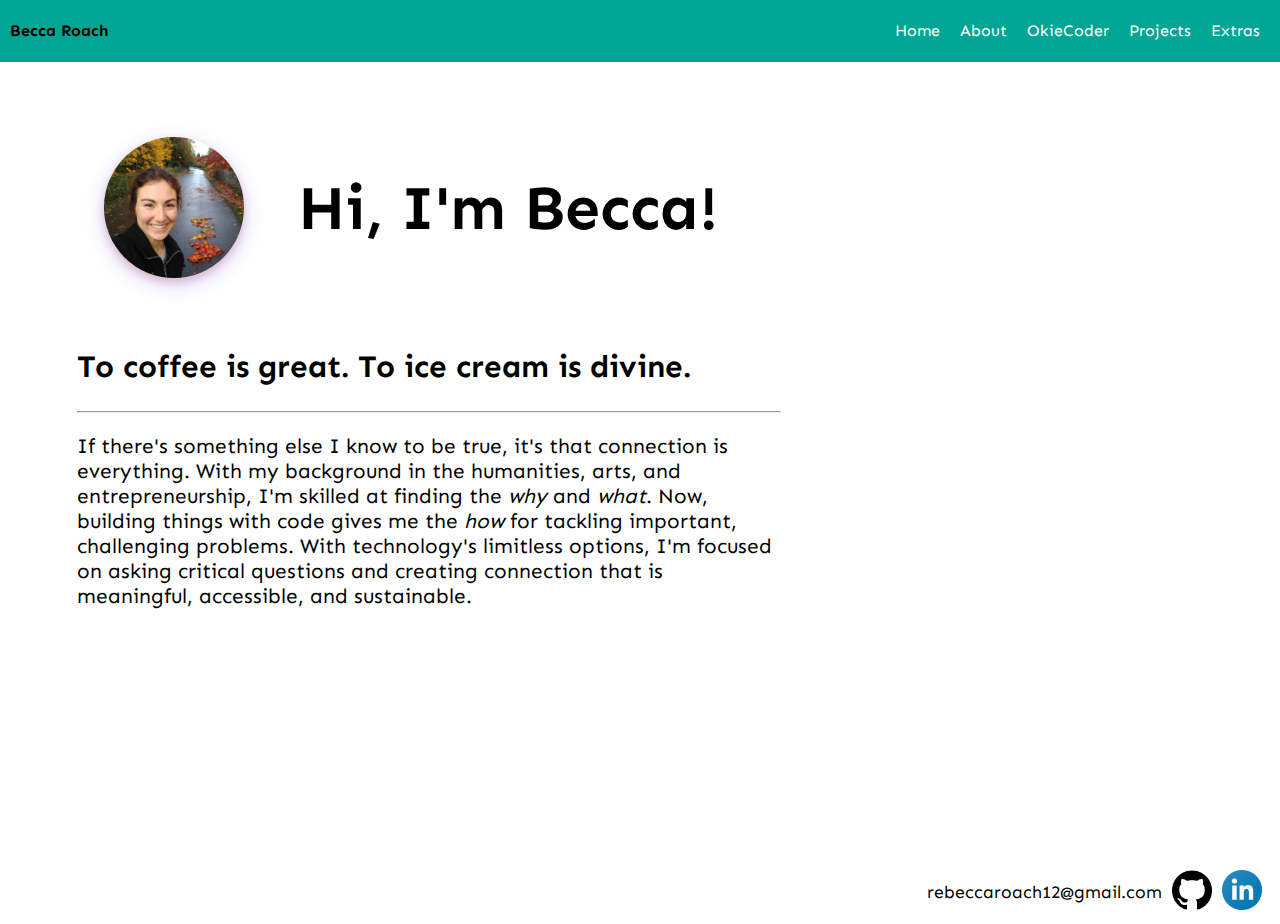
<file: index.html>
<!doctype html>
<html lang="en-US">
  <head>
    <meta charset="UTF-8">
    <link href="https://fonts.googleapis.com/css2?family=Martel:wght@200;300;400;600;700;800;900&family=Sen:wght@400;700&display=swap" rel="stylesheet">
	  <title>Home - Becca Roach Portfolio</title>
    <link href="styles/style.css" rel="stylesheet">
  </head>
  <body>
    <header>
      <nav class="top-nav">
        <h4><a id="name-anchor" href="./index.html">Becca Roach</a></h4>
        <ul class="nav-flex">
          <li><a href="./index.html">Home</a></li>
          <li><a href="./about.html">About</a></li>
          <li><a href="./OkieCoder/okie-coder-home.html">OkieCoder</a></li>
          <li><a href="./portfolio.html">Projects</a></li>
          <li><a href="./hobby-blog.html">Extras</a></li>
        </ul>
      </nav>
    </header>

    <main>
      <!-- Welcome section -->
      <section class="wrapper-box">
        <div class="half-and-half">
          <img id="headshot" src="./portfolio_assets/headshot.png" alt="Becca in Washington fall weather">
          <h1 class="name">Hi, I'm Becca!</h1>
        </div>
        <div class="welcome">
          <h2>To coffee is great. To ice cream is divine.</h2>
          <hr>
          <p>If there's something else I know to be true, it's that connection is everything.
            With my background in the humanities, arts, and entrepreneurship, I'm skilled at finding the <i>why</i> and <i>what</i>.
            Now, building things with code gives me the <i>how</i> for tackling important, challenging problems.
            With technology's limitless options, I'm focused on asking critical questions and creating connection that is meaningful, accessible, and sustainable.</p>
        </div>
      </section>
    </main>

    <footer>
      <section id="bottom" class="footer-wrapper">
        <section class="inner-footer-wrapper">
          <a id="email" href="mailto:rebeccaroach12@gmail.com?subject=Let's Get Ice Cream">rebeccaroach12@gmail.com</a>
          <a href="https://github.com/RebeccaRoach" target=_blank><img id="github-logo" src="./portfolio_assets/github_logo.png" alt="Github logo"></a>
          <a href="https://www.linkedin.com/in/the-rebecca-roach/" target=_blank><img id="linkedin-logo" src="./portfolio_assets/linked_in_logo.png" alt="LinkedIn logo"></a>
        </section> 
      </section>
    </footer>
  </body>
</html>
</file>
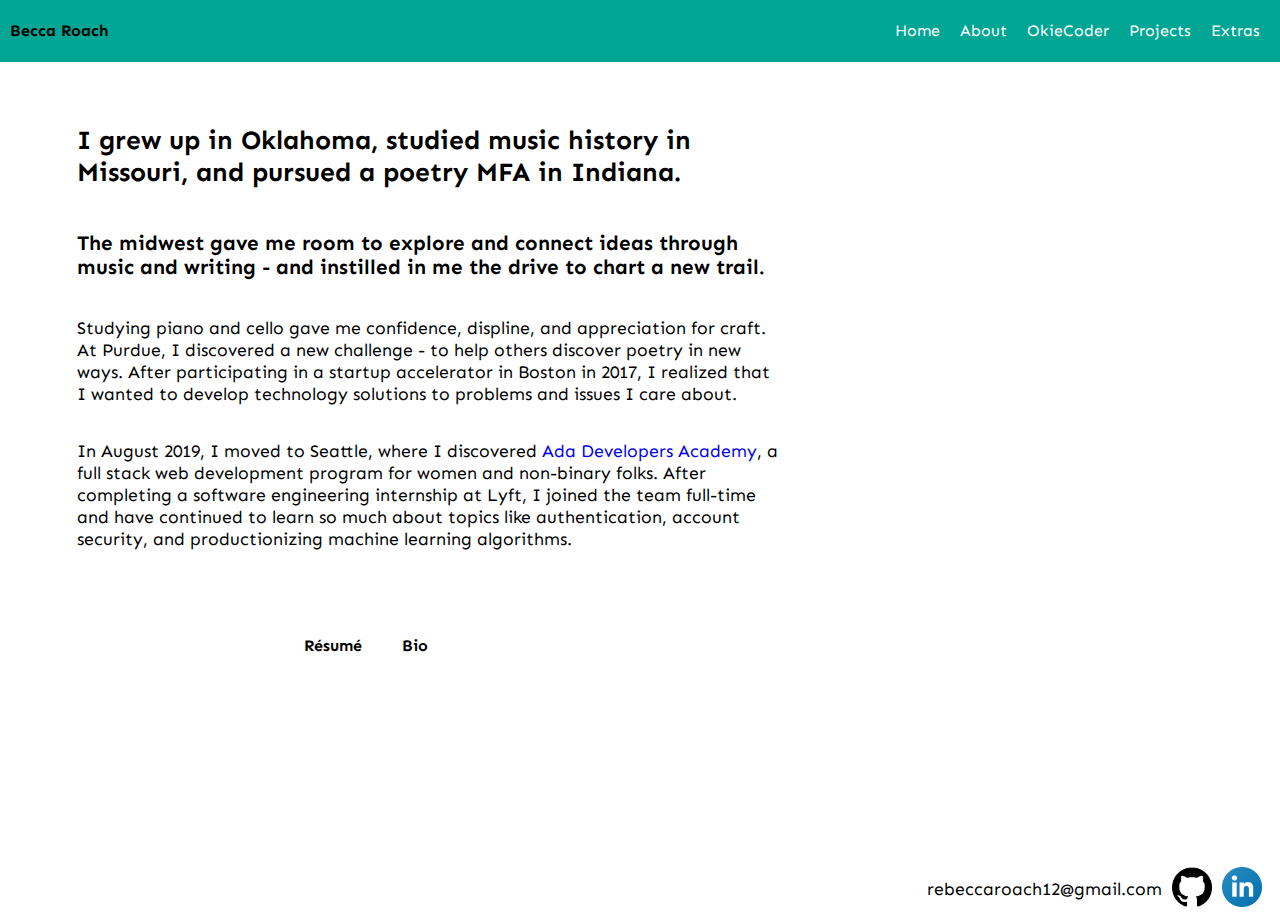
<file: about.html>
<!doctype html>
<html lang="en-US">
  <head>
    <meta charset="UTF-8">
    <link href="https://fonts.googleapis.com/css2?family=Martel:wght@200;300;400;600;700;800;900&family=Sen:wght@400;700&display=swap" rel="stylesheet">
	  <title>About - Becca Roach Portfolio</title>
    <link href="styles/about_style.css" rel="stylesheet">
  </head>
  <body style="background-image: url('https://images.unsplash.com/photo-1431683535750-2b9b2371efb7?ixlib=rb-1.2.1&ixid=eyJhcHBfaWQiOjEyMDd9&auto=format&fit=crop&w=1500&q=80');">
    <header>
      <nav class="top-nav">
        <h4><a id="name-anchor" href="./index.html">Becca Roach</a></h4>
        <ul class="nav-flex">
          <li><a href="./index.html">Home</a></li>
          <li><a href="./about.html">About</a></li>
          <li><a href="./OkieCoder/okie-coder-home.html">OkieCoder</a></li>
          <li><a href="./portfolio.html">Projects</a></li>
          <li><a href="./hobby-blog.html">Extras</a></li>
        </ul>
      </nav>

    </header>

    <main>
      <!-- My story section -->
      <div class="container">
        <section class="wrapper-box">
            <h2 class="name">I grew up in Oklahoma, studied music history in Missouri, and pursued a poetry MFA in Indiana.</h2>
            <h3>The midwest gave me room to explore and connect ideas through music and writing - and instilled in me the drive to chart a new trail.</h3>
            <p>Studying piano and cello gave me confidence, displine, and appreciation for craft. At Purdue, I discovered a new challenge - to help others discover poetry in new ways. After participating in a startup accelerator in Boston in 2017, I realized that I wanted to develop technology solutions to problems and issues I care about.</p>
            <p>In August 2019, I moved to Seattle, where I discovered <a style="text-decoration: none;" href="https://adadevelopersacademy.org/" target="_blank">Ada Developers Academy</a>, a full stack web development program for women and non-binary folks. After completing a software engineering internship at Lyft, I joined the team full-time and have continued to learn so much about topics like authentication, account security, and productionizing machine learning algorithms.</p>
        </section>

        <section class="buttons">
          <div class="button"><a href="https://drive.google.com/file/d/1jqokqFrKSmE0Roy9ED9_ZbZBkF8iPHuI/view?usp=sharing" target="_blank">Résumé</a></div>
          <div class="button"><a href="https://gist.github.com/RebeccaRoach/46545eabfc5631a49133bad8c3ce8a6f" target="_blank">Bio</a></div>
        </section>
      </div>
    </main>

    <footer id="bottom">
      <section class="footer-wrapper">
        <section class="inner-footer-wrapper">
          <a id="email" href="mailto:rebeccaroach12@gmail.com?subject=Let's Get Ice Cream">rebeccaroach12@gmail.com</a>
          <a href="https://github.com/RebeccaRoach" target=_blank><img id="github-logo" src="./portfolio_assets/github_logo.png" alt="Github logo"></a>
          <a href="https://www.linkedin.com/in/the-rebecca-roach/" target=_blank><img id="linkedin-logo" src="./portfolio_assets/linked_in_logo.png" alt="LinkedIn logo"></a>
        </section> 
      </section>
    </footer>
  </body>

</html>
</file>
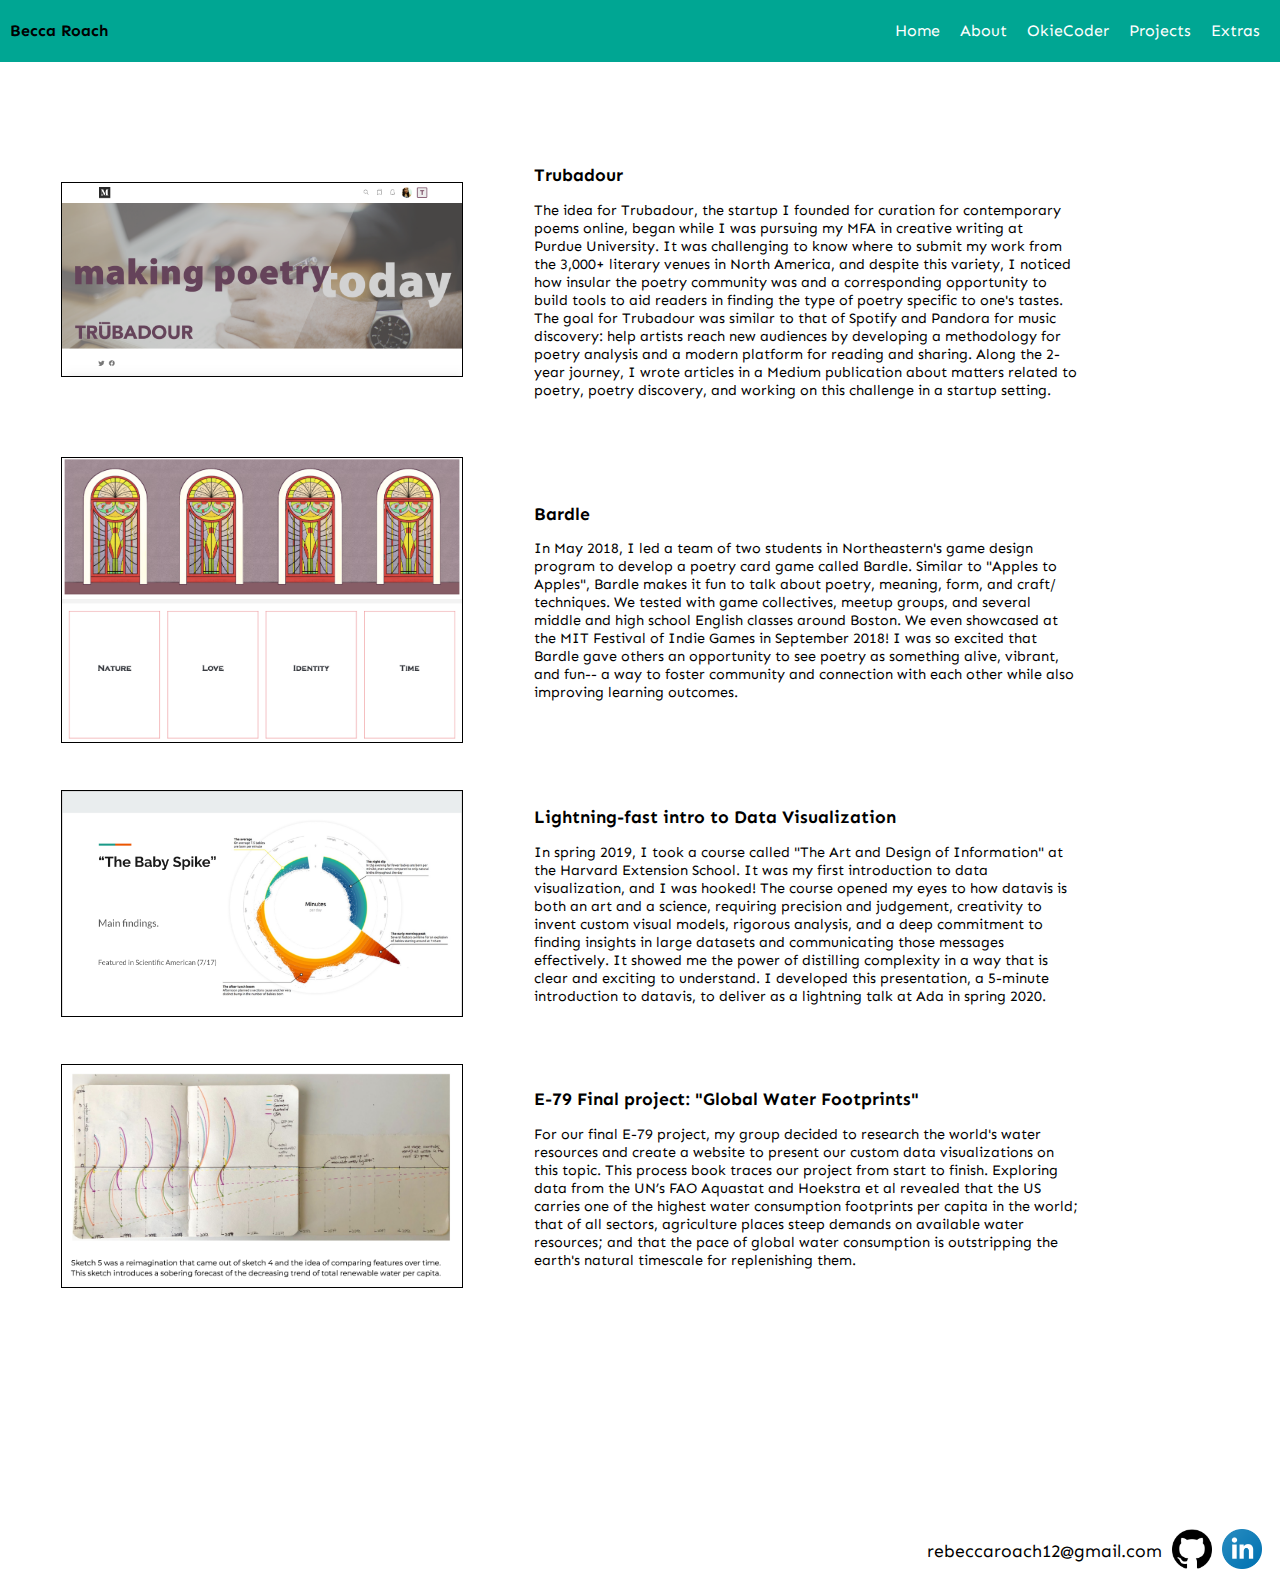
<file: hobby-blog.html>
<!doctype html>
<html lang="en-US">
  <head>
    <meta charset="UTF-8">
    <link href="https://fonts.googleapis.com/css2?family=Martel:wght@200;300;400;600;700;800;900&family=Sen:wght@400;700&display=swap" rel="stylesheet">
  	<title>Projects - Becca Roach Portfolio</title>
    <link href="styles/hobby-blog_style.css" rel="stylesheet">
  </head>
  
  <body style="background-image: url('https://images.unsplash.com/photo-1528459458967-d78e2fd34a9e?ixlib=rb-1.2.1&auto=format&fit=crop&w=766&q=80');">
    <header>
      <nav class="top-nav">
        <h4><a id="name-anchor" href="./index.html">Becca Roach</a></h4>
        <ul class="nav-flex">
          <li><a href="./index.html">Home</a></li>
          <li><a href="./about.html">About</a></li>
          <li><a href="./OkieCoder/okie-coder-home.html">OkieCoder</a></li>
          <li><a href="./portfolio.html">Projects</a></li>
          <li><a href="./hobby-blog.html">Extras</a></li>
        </ul>
      </nav>

    </header>

    <main>

      <!-- Hobby projects section -->

      <section class="all-project-tiles">

        <section class="inner-project-wrapper">
          <article class="project-tile">
            <a href="https://medium.com/trubadour-for-poems" target="_blank">
              <img id="trubadour" src="./portfolio_assets/trubadour_writings.png" alt="screenshot of Trubadour Medium publication" class="project-image">
            </a>
          </article>

          <div class="project-tile">
            <h2 class="project-title">Trubadour</h2>
            <p>The idea for Trubadour, the startup I founded for curation for contemporary poems online, began while I was pursuing my MFA in creative writing at Purdue University. It was challenging to know where to submit my work from the 3,000+ literary venues in North America, and despite this variety, I noticed how insular the poetry community was and a corresponding opportunity to build tools to aid readers in finding the type of poetry specific to one's tastes. The goal for Trubadour was similar to that of Spotify and Pandora for music discovery: help artists reach new audiences by developing a methodology for poetry analysis and a modern platform for reading and sharing. Along the 2-year journey, I wrote articles in a Medium publication about matters related to poetry, poetry discovery, and working on this challenge in a startup setting.</p>
          </div>

          <article class="project-tile">
            <a href="https://docs.google.com/presentation/d/1hZCZa8SslLH-xA7lq5Zu1NNyQsOMVR5MTHEhhJaQwN0/edit?usp=sharing" target="_blank">
              <img id="bardle" src="./portfolio_assets/Theme_Card_Snapshot.png" alt="screenshot of Bardle poetry card game presentation" class="project-image">
            </a>
          </article>

          <div class="project-tile">
            <h2 class="project-title">Bardle</h2>
            <p>In May 2018, I led a team of two students in Northeastern's game design program to develop a poetry card game called Bardle. Similar to "Apples to Apples", Bardle makes it fun to talk about poetry, meaning, form, and craft/ techniques. We tested with game collectives, meetup groups, and several middle and high school English classes around Boston. We even showcased at the MIT Festival of Indie Games in September 2018! I was so excited that Bardle gave others an opportunity to see poetry as something alive, vibrant, and fun-- a way to foster community and connection with each other while also improving learning outcomes.</p>
          </div>

          <article class="project-tile">
            <a href="https://docs.google.com/presentation/d/1HRlE3Zzo6zWrVH7Ga5te_IuzGhUHVDbp-r_ZI98UIS8/edit?usp=sharing" target="_blank">
              <img id="baby-spike" src="./portfolio_assets/baby_spike.png" alt="screenshot of Data Visualization lightning talk presentation" class="project-image">
            </a>
          </article>

          <div class="project-tile">
            <h2 class="project-title">Lightning-fast intro to Data Visualization</h2>
            <p>In spring 2019, I took a course called "The Art and Design of Information" at the Harvard Extension School. It was my first introduction to data visualization, and I was hooked! The course opened my eyes to how datavis is both an art and a science, requiring precision and judgement, creativity to invent custom visual models, rigorous analysis, and a deep commitment to finding insights in large datasets and communicating those messages effectively. It showed me the power of distilling complexity in a way that is clear and exciting to understand. I developed this presentation, a 5-minute introduction to datavis, to deliver as a lightning talk at Ada in spring 2020.</p>
          </div>

          <article class="project-tile">
            <a href="https://docs.google.com/document/d/1fAw1BZTPJ8ubVcb5B0aaKBdCZj6RHUVoaKoEhtzS2Y4/edit?usp=sharing" target="_blank">
              <img id="process-book" src="./portfolio_assets/Sketch_datavis_project.png" alt="screenshot of global water footprints graph sketch" class="project-image">
            </a>
          </article>

          <div class="project-tile">
            <h2 class="project-title">E-79 Final project: "Global Water Footprints"</h2>
            <p>For our final E-79 project, my group decided to research the world's water resources and create a website to present our custom data visualizations on this topic. This process book traces our project from start to finish. Exploring data from the UN’s FAO Aquastat and Hoekstra et al revealed that the US carries one of the highest water consumption footprints per capita in the world; that of all sectors, agriculture places steep demands on available water resources; and that the pace of global water consumption is outstripping the earth's natural timescale for replenishing them.</p>
          </div>
        </section>

      </section> 

    </main>

    <footer id="bottom">
      <section class="footer-wrapper">
        <section class="inner-footer-wrapper">
          <a id="email" href="mailto:rebeccaroach12@gmail.com?subject=Let's Get Ice Cream">rebeccaroach12@gmail.com</a>
          <a href="https://github.com/RebeccaRoach" target=_blank><img id="github-logo" src="./portfolio_assets/github_logo.png" alt="Github logo"></a>
          <a href="https://www.linkedin.com/in/the-rebecca-roach/" target=_blank><img id="linkedin-logo" src="./portfolio_assets/linked_in_logo.png" alt="LinkedIn logo"></a>
        </section> 
      </section>
    </footer>
  </body>

</html>
</file>
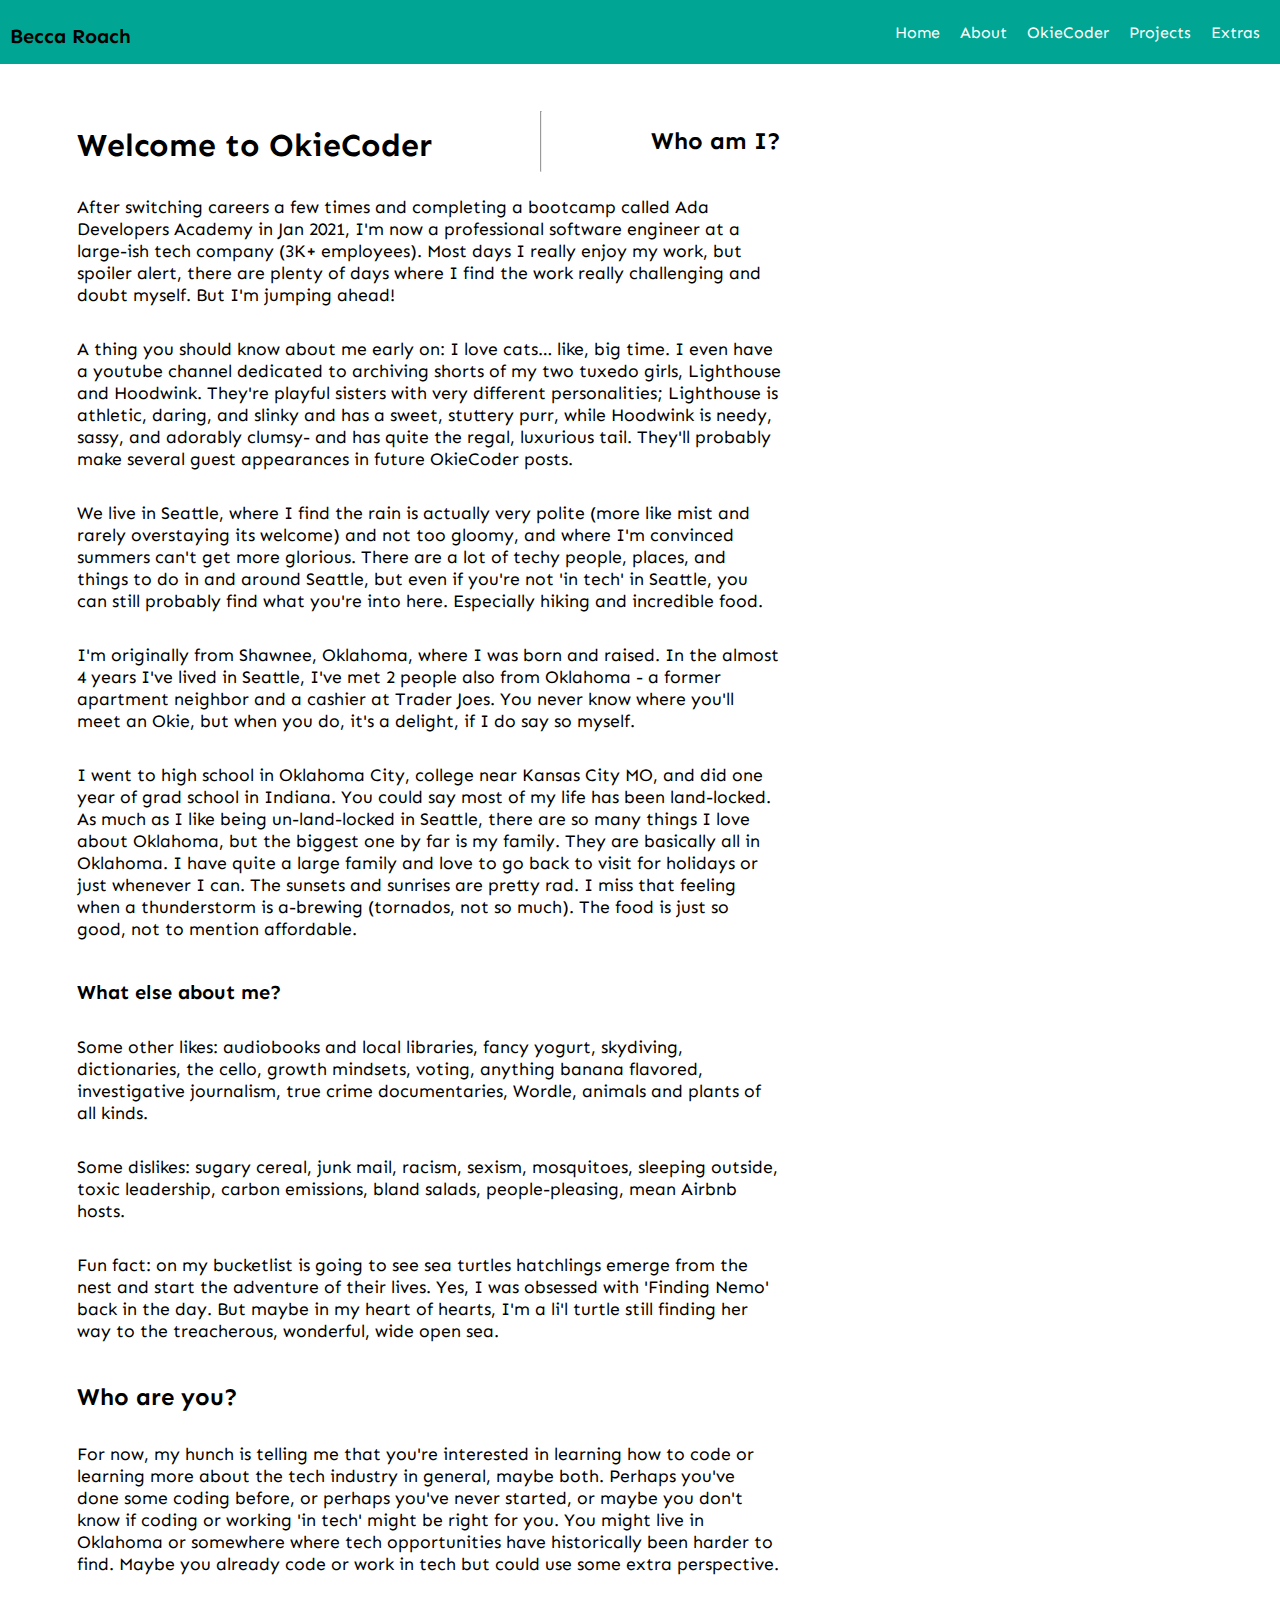
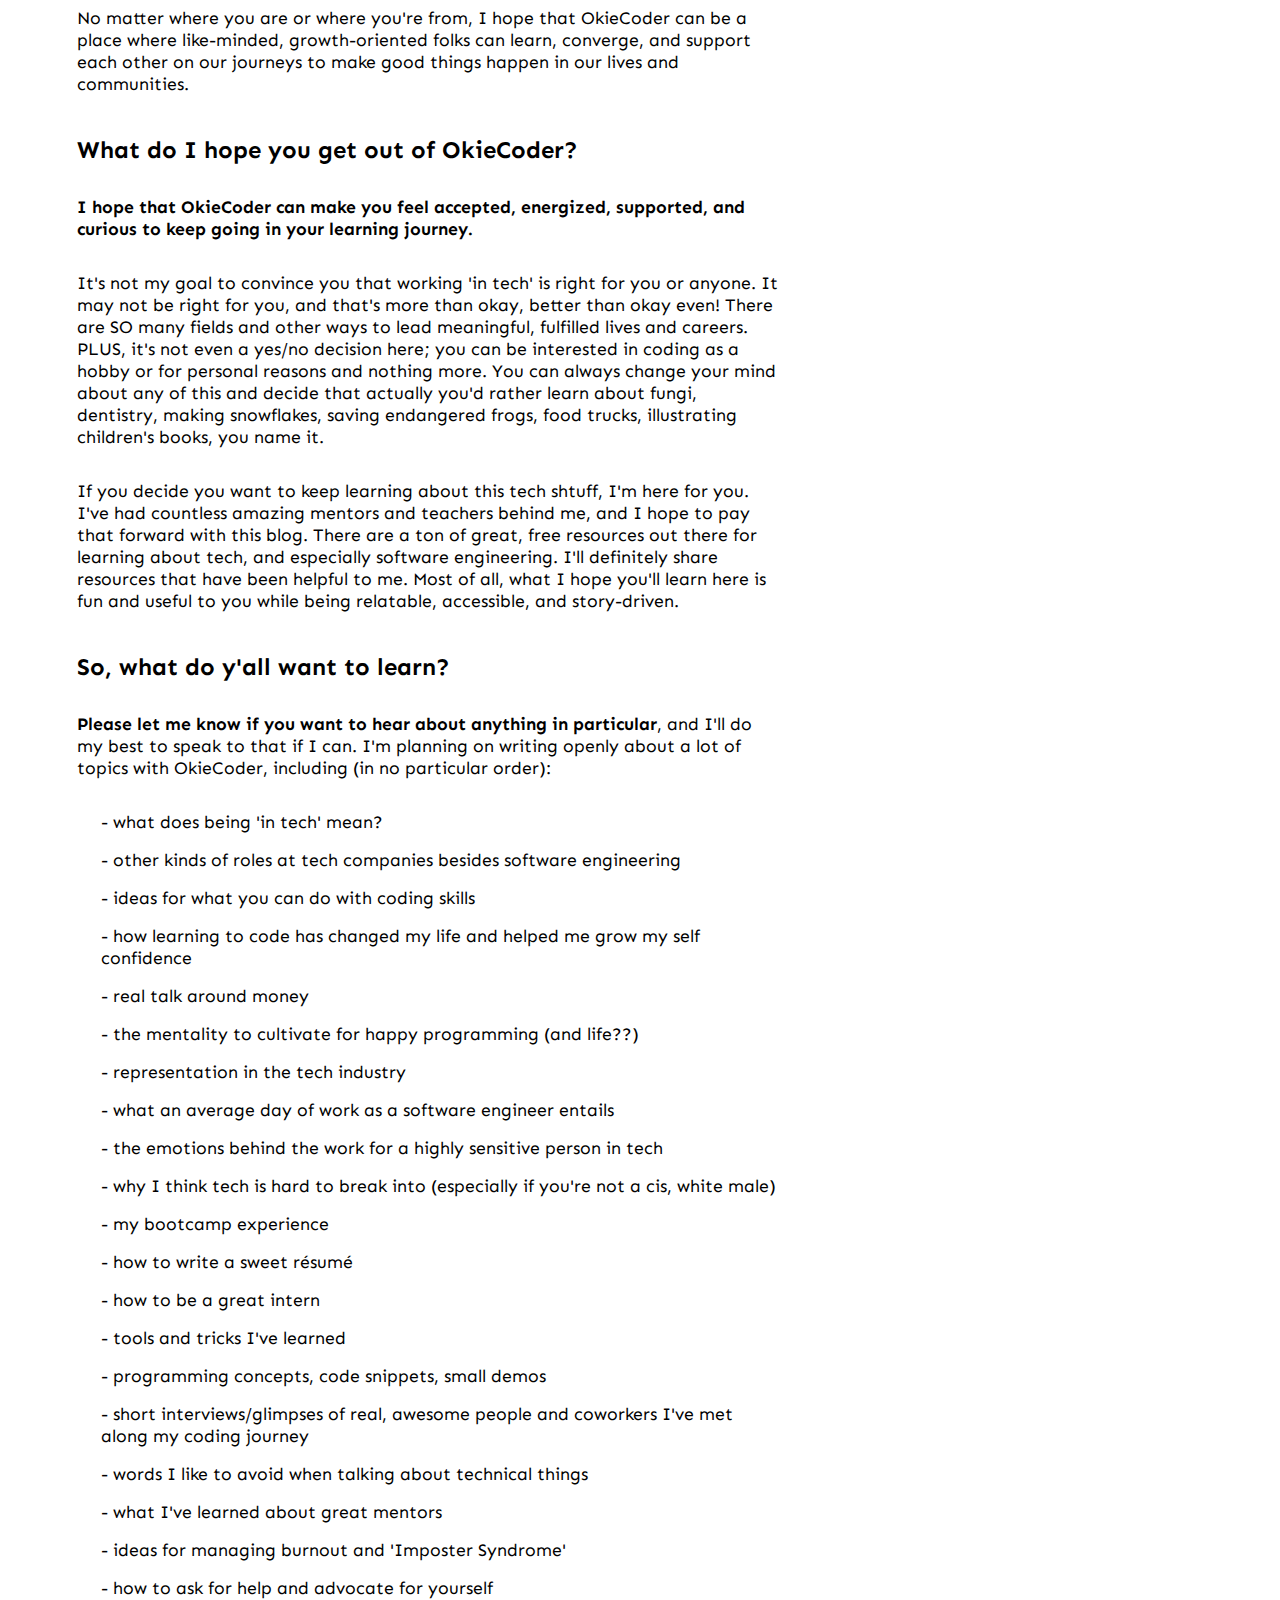
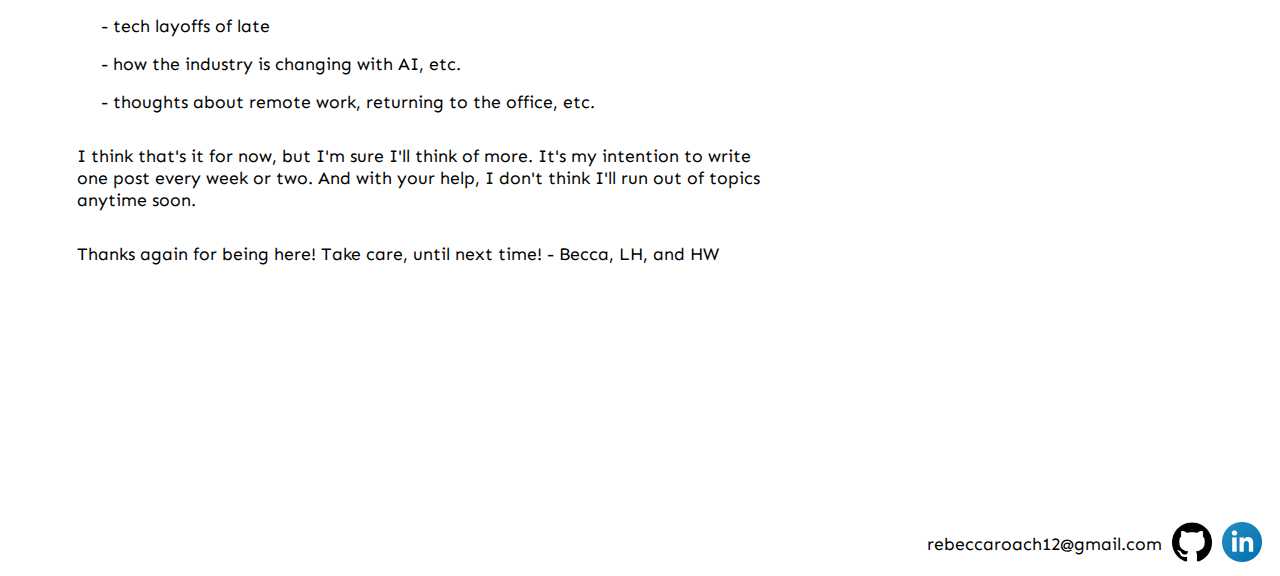
<file: OkieCoder.html>
<!doctype html>
<html lang="en-US">
  <head>
    <meta charset="UTF-8">
    <link href="https://fonts.googleapis.com/css2?family=Martel:wght@200;300;400;600;700;800;900&family=Sen:wght@400;700&display=swap" rel="stylesheet">
	  <title>OkieCoder blog</title>
    <link href="styles/okie_coder_style.css" rel="stylesheet">
  </head>
  <body>
    <header>
      <nav class="top-nav">
        <h4><a id="name-anchor" href="./index.html">Becca Roach</a></h4>
        <ul class="nav-flex">
          <li><a href="./index.html">Home</a></li>
          <li><a href="./about.html">About</a></li>
          <li><a href="./OkieCoder.html">OkieCoder</a></li>
          <li><a href="./portfolio.html">Projects</a></li>
          <li><a href="./hobby-blog.html">Extras</a></li>
        </ul>
      </nav>
    </header>

    <main>
      <!-- OkieCoder blog post entries -->
      <div class="container">
        <section class="blog-post">
            <h2>Welcome to OkieCoder</h2>
            <hr>
            <h3>Who am I?</h3>
            <p>After switching careers a few times and completing a bootcamp called Ada Developers Academy in Jan 2021, I'm now a professional software engineer at a large-ish tech company (3K+ employees). Most days I really enjoy my work, but spoiler alert, there are plenty of days where I find the work really challenging and doubt myself. But I'm  jumping ahead!</p>
            <p>A thing you should know about me early on: I love cats… like, big time. I even have a youtube channel dedicated to archiving shorts of my two tuxedo girls, Lighthouse and Hoodwink. They're playful sisters with very different personalities; Lighthouse is athletic, daring, and slinky and has a sweet, stuttery purr, while Hoodwink is needy, sassy, and adorably clumsy- and has quite the regal, luxurious tail. They'll probably make several guest appearances in future OkieCoder posts.</p>
            <p>We live in Seattle, where I find the rain is actually very polite (more like mist and rarely overstaying its welcome) and not too gloomy, and where I'm convinced summers can't get more glorious. There are a lot of techy people, places, and things to do in and around Seattle, but even if you're not 'in tech' in Seattle, you can still probably find what you're into here. Especially hiking and incredible food.</p>
            <p>I'm originally from Shawnee, Oklahoma, where I was born and raised. In the almost 4 years I've lived in Seattle, I've met 2 people also from Oklahoma - a former apartment neighbor and a cashier at Trader Joes. You never know where you'll meet an Okie, but when you do, it's a delight, if I do say so myself.</p>
            <p>I went to high school in Oklahoma City, college near Kansas City MO, and did one year of grad school in Indiana. You could say most of my life has been land-locked. As much as I like being un-land-locked in Seattle, there are so many things I love about Oklahoma, but the biggest one by far is my family. They are basically all in Oklahoma. I have quite a large family and love to go back to visit for holidays or just whenever I can. The sunsets and sunrises are pretty rad. I miss that feeling when a thunderstorm is a-brewing (tornados, not so much). The food is just so good, not to mention affordable.</p>
            <h4>What else about me?</h4>
            <p>Some other likes: audiobooks and local libraries, fancy yogurt, skydiving, dictionaries, the cello, growth mindsets, voting, anything banana flavored, investigative journalism, true crime documentaries, Wordle, animals and plants of all kinds.</p>
            <p>Some dislikes: sugary cereal, junk mail, racism, sexism, mosquitoes, sleeping outside, toxic leadership, carbon emissions, bland salads, people-pleasing, mean Airbnb hosts.</p>
            <p>Fun fact: on my bucketlist is going to see sea turtles hatchlings emerge from the nest and start the adventure of their lives. Yes, I was obsessed with 'Finding Nemo' back in the day. But maybe in my heart of hearts, I'm a li'l turtle still finding her way to the treacherous, wonderful, wide open sea.</p>
            <h3>Who are you?</h3>
            <p>For now, my hunch is telling me that you're interested in learning how to code or learning more about the tech industry in general, maybe both. Perhaps you've done some coding before, or perhaps you've never started, or maybe you don't know if coding or working 'in tech' might be right for you. You might live in Oklahoma or somewhere where tech opportunities have historically been harder to find. Maybe you already code or work in tech but could use some extra perspective.</p>
            <p>No matter where you are or where you're from, I hope that OkieCoder can be a place where like-minded, growth-oriented folks can learn, converge, and support each other on our journeys to make good things happen in our lives and communities.</p>
            <h3>What do I hope you get out of OkieCoder?</h3>
            <p><b>I hope that OkieCoder can make you feel accepted, energized, supported, and curious to keep going in your learning journey.</b></p>
            <p>It's not my goal to convince you that working 'in tech' is right for you or anyone. It may not be right for you, and that's more than okay, better than okay even! There are SO many fields and other ways to lead meaningful, fulfilled lives and careers. PLUS, it's not even a yes/no decision here; you can be interested in coding as a hobby or for personal reasons and nothing more. You can always change your mind about any of this and decide that actually you'd rather learn about fungi, dentistry, making snowflakes,  saving endangered frogs, food trucks, illustrating children's books, you name it.</p>
            <p>If you decide you want to keep learning about this tech shtuff, I'm here for you. I've had countless amazing mentors and teachers behind me, and I hope to pay that forward with this blog. There are a ton of great, free resources out there for learning about tech, and especially software engineering. I'll definitely share resources that have been helpful to me. Most of all, what I hope you'll learn here is fun and useful to you while being relatable, accessible, and story-driven.</p>
            <h3>So, what do y'all want to learn?</h3>
            <p><b>Please let me know if you want to hear about anything in particular</b>, and I'll do my best to speak to that if I can. I'm planning on writing openly about a lot of topics with OkieCoder, including (in no particular order):</p>
            <div>
              <ul>- what does being 'in tech' mean?</ul>
              <ul>- other kinds of roles at tech companies besides software engineering</ul>
              <ul>- ideas for what you can do with coding skills</ul>
              <ul>- how learning to code has changed my life and helped me grow my self confidence</ul>
              <ul>- real talk around money</ul>
              <ul>- the mentality to cultivate for happy programming (and life??)</ul>
              <ul>- representation in the tech industry</ul>
              <ul>- what an average day of work as a software engineer entails</ul>
              <ul>- the emotions behind the work for a highly sensitive person in tech</ul>
              <ul>- why I think tech is hard to break into (especially if you're not a cis, white male)</ul>
              <ul>- my bootcamp experience</ul>
              <ul>- how to write a sweet résumé</ul>
              <ul>- how to be a great intern</ul>
              <ul>- tools and tricks I've learned</ul>
              <ul>- programming concepts, code snippets, small demos</ul>
              <ul>- short interviews/glimpses of real, awesome people and coworkers I've met along my coding journey</ul>
              <ul>- words I like to avoid when talking about technical things</ul>
              <ul>- what I've learned about great mentors</ul>
              <ul>- ideas for managing burnout and 'Imposter Syndrome'</ul>
              <ul>- how to ask for help and advocate for yourself</ul>
              <ul>- tech layoffs of late</ul>
              <ul>- how the industry is changing with AI, etc.</ul>
              <ul>- thoughts about remote work, returning to the office, etc.</ul>
            </div>
            <p>I think that's it for now, but I'm sure I'll think of more. It's my intention to write one post every week or two. And with your help, I don't think I'll run out of topics anytime soon.</p>
            <p>Thanks again for being here! Take care, until next time! - Becca, LH, and HW</p>
        </section>
      </div>
    </main>

    <footer id="bottom">
      <section class="footer-wrapper">
        <section class="inner-footer-wrapper">
          <a id="email" href="mailto:rebeccaroach12@gmail.com?subject=Let's Get Ice Cream">rebeccaroach12@gmail.com</a>
          <a href="https://github.com/RebeccaRoach" target=_blank><img id="github-logo" src="./portfolio_assets/github_logo.png" alt="Github logo"></a>
          <a href="https://www.linkedin.com/in/the-rebecca-roach/" target=_blank><img id="linkedin-logo" src="./portfolio_assets/linked_in_logo.png" alt="LinkedIn logo"></a>
        </section> 
      </section>
    </footer>
  </body>

</html>
</file>
<file: styles/style.css>
* {
  font-family: 'Sen', sans-serif;
}

body {
  margin: 0;
  background-image: url('https://images.unsplash.com/photo-1493843007199-f4397137f7d9?ixlib=rb-1.2.1&auto=format&fit=crop&w=800&q=60');
  background-size: cover;
  background-repeat: no-repeat;
  width: 100%;
  background-position: center center;
  position: relative;
}

.welcome {
  padding-top: 5%;
  position: relative;
}

/* Navigation Bar */
.top-nav {
  background-color: #00a693;
  position: fixed;
  z-index: 2;
  width: 100%;
  display: flex;
  align-items: center;
}

/* h4 */
.top-nav h4 a {
  white-space: nowrap;
  margin-left: 10px;
  color: black;
}

#name-anchor:hover {
  color: #FDFFF6;
}

/* ul */
.nav-flex {
  display: flex;
  list-style-type: none;
  justify-content: flex-end;
  width: 100%;
}

.nav-flex li {
  margin-right: 20px;
}

.top-nav a {
  text-decoration: none;
  color: white;
}

.nav-flex li a:hover {
  color: black;
}
/* end of nav bar */

#headshot {
  border-radius: 50%;
  /* border: 3px solid black; */
  box-shadow: 0 4px 8px 0 rgba(182, 27, 27, 0.2), 0 6px 20px 0 rgba(48, 10, 218, 0.19);
  max-width: 20%;
}

#headshot:hover {
  border: 0px;
  transform: scale(1.35,1.35);
  /* box-shadow: 0 4px 8px 0 rgba(182, 27, 27, 0.2), 0 6px 20px 0 rgba(48, 10, 218, 0.19); */
}

.name {
  font-size: 300%;
  padding-right: 5%;
}

.wrapper-box {
  display: flex;
  width: 55%;
  padding: 3%;
  flex-wrap: wrap;
  background-color: rgba(255,255,255, .60);
  font-size: 1.3em;
  padding-top: 10%;
  margin-left: 3%;
}

.half-and-half {
  display: flex;
  align-items: center;
  width: 100%;
  justify-content: space-around;
}

/* footer */
.footer-wrapper {
  display: flex;
  justify-content: flex-end;
  position: relative;
  width: 100%;
  background-color: white;
  margin-top: 15%;
}

.inner-footer-wrapper {
  width: 27%;
  height: 4rem;
  margin-right: 1%;
  display: flex;
  justify-content: space-around;
  align-items: center;
}

#email {
  color: black;
  font-size:1.1em;
  text-decoration: none;
}

#email:hover {
  color: #00a693;
}

#github-logo, #linkedin-logo {
  width: 40px;
  height: 40px;
}
</file>
<file: styles/about_style.css>
* {
  font-family: 'Sen', sans-serif;
}

 body {
  margin: 0;
  background-image: url(../portfolio_assets/bison.jpg);
  background-size: cover;
  background-repeat: no-repeat;
  width: 100%;
  background-position: center center;
  position: relative;
}

.welcome {
  padding-top: 5%;
  position: relative;
}

/* Navigation Bar */
.top-nav {
  background-color: #00a693;
  position: fixed;
  z-index: 2;
  width: 100%;
  display: flex;
  align-items: center;
} 

/* h4 */
.top-nav h4 a {
  white-space: nowrap;
  margin-left: 10px;
  color: black;
}

#name-anchor:hover {
  color: #FDFFF6;
}

/* ul */
.nav-flex {
  display: flex;
  list-style-type: none;
  justify-content: flex-end;
  width: 100%;
}

.nav-flex li {
  margin-right: 20px;
}

.top-nav a {
  text-decoration: none;
  color: white;
}

.nav-flex li a:hover {
  color: black;
}
/* end of nav bar */

.wrapper-box {
  display: flex;
  width: 55%;
  padding: 3%;
  flex-wrap: wrap;
  background-color: rgba(255,255,255, 0.7);
  padding-top: 8%;
  margin-left: 3%;
  font-size: 1.1em;
}

.buttons {
  margin-left: 23%;
  display: flex;
  /* box-shadow: 0 4px 8px 0 rgba(0, 0, 0, 0.2), 0 6px 20px 0 rgba(0, 0, 0, 0.19); */
}

.button {
  background:rgba(255,255,255, 0.9);
  margin-top: 2%;
  margin-right: 2%;
  padding: 1%;
  border-radius: 8px;
  max-width: 10%;
  font-size: 1em;
  font-weight: bold;
  text-align: center;
}

.button a {
  text-decoration: none;
  color: black;
}

.button a:hover {
  color:rgba(0, 166, 147, 1);
}

/* footer */
.footer-wrapper {
  display: flex;
  justify-content: flex-end;
  position: relative;
  width: 100%;
  background-color: white;
  margin-top: 15%;
}

.inner-footer-wrapper {
  width: 27%;
  height: 4rem;
  margin-right: 1%;
  display: flex;
  justify-content: space-around;
  align-items: center;
}

#email {
  color: black;
  font-size:1.1em;
  text-decoration: none;
}

#email:hover {
  color: #00a693;
}

#github-logo, #linkedin-logo {
  width: 40px;
  height: 40px;
}
</file>
<file: styles/hobby-blog_style.css>
* {
  font-family: 'Sen', sans-serif;
}

 body {
  margin: 0;
  background-image: url(../portfolio_assets/jellyfish.jpg);
  background-size: cover;
  background-repeat: no-repeat;
  width: 100%;
  background-position: center center;
  position: relative;
}

.welcome {
  padding-top: 5%;
  position: relative;
}

/* Navigation Bar */
.top-nav {
  background-color: #00a693;
  position: fixed;
  z-index: 2;
  width: 100%;
  display: flex;
  align-items: center;
} 

/* h4 */
.top-nav h4 a {
  white-space: nowrap;
  margin-left: 10px;
  color: black;
}

#name-anchor:hover {
  color: #FDFFF6;
}

/* ul */
.nav-flex {
  display: flex;
  list-style-type: none;
  justify-content: flex-end;
  width: 100%;
}

.nav-flex li {
  margin-right: 20px;
}

.top-nav a {
  text-decoration: none;
  color: white;
}

.nav-flex li a:hover {
  color: black;
}
/* end of nav bar */


/* project tile wrapper */
.all-project-tiles {
  display: flex;
  width: 85%;
  padding: 1%;
  background-color: rgba(255,255,255, 0.5);
  padding-top: 10%;
  margin-left: 1%;
}

.inner-project-wrapper {
  display: flex;
  flex-wrap: wrap;
  align-items: center;
  justify-content: space-around;
}

.project-tile {
  padding: 2%;
  max-width: 50%;
}

.project-image {
  border: 1px solid black;
  max-width: 400px;
}

article a {
  text-decoration: none;
  color: black;
}

article:hover {
  /* box-shadow: 0 4px 8px 0 rgba(0, 0, 0, 0.2), 0 6px 20px 0 rgba(0, 0, 0, 0.19); */
  box-shadow: 0 4px 8px 0 rgba(182, 27, 27, 0.2), 0 6px 20px 0 rgba(48, 10, 218, 0.19);
}

.project-title {
  font-size: 1.1em;
  text-decoration: none;
}

.project-tile p {
  font-size: 0.9em;
}

/* footer */
.footer-wrapper {
  display: flex;
  justify-content: flex-end;
  position: relative;
  width: 100%;
  background-color: white;
  margin-top: 15%;
}

.inner-footer-wrapper {
  width: 27%;
  height: 4rem;
  margin-right: 1%;
  display: flex;
  justify-content: space-around;
  align-items: center;
}

#email {
  color: black;
  font-size:1.1em;
  text-decoration: none;
}

#email:hover {
  color: #00a693;
}

#github-logo, #linkedin-logo {
  width: 40px;
  height: 40px;
}
</file>
<file: styles/okie_coder_style.css>
* {
    font-family: 'Sen', sans-serif;
}
  
body {
    margin: 0;
    /* background-image: url(../portfolio_assets/blue_wall.jpg); */
    background-size: cover;
    background-repeat: no-repeat;
    width: 100%;
    background-position: center center;
    position: relative;
}
  
.welcome {
  padding-top: 5%;
  position: relative;
}
  
/* Navigation Bar */
.top-nav {
  background-color: #00a693;
  position: fixed;
  z-index: 2;
  width: 100%;
  display: flex;
  align-items: center;
} 
  
/* h4 */
.top-nav h4 a {
  white-space: nowrap;
  margin-left: 10px;
  color: black;
}
  
#name-anchor:hover {
  color: #FDFFF6;
}
  
/* ul */
.nav-flex {
  display: flex;
  list-style-type: none;
  justify-content: flex-end;
  width: 100%;
}
  
.nav-flex li {
  margin-right: 20px;
}
  
.top-nav a {
  text-decoration: none;
  color: white;
}
  
.nav-flex li a:hover {
  color: black;
}
/* end of nav bar */
  
.blog-post {
  display: flex;
  width: 55%;
  padding: 3%;
  flex-wrap: wrap;
  background-color: rgba(255,255,255, 0.7);
  padding-top: 8%;
  margin-left: 3%;
  font-size: 1.1em;
}
  
.buttons {
  margin-left: 23%;
  display: flex;
  /* box-shadow: 0 4px 8px 0 rgba(0, 0, 0, 0.2), 0 6px 20px 0 rgba(0, 0, 0, 0.19); */
}
  
.button {
  background:rgba(255,255,255, 0.9);
  margin-top: 2%;
  margin-right: 2%;
  padding: 1%;
  border-radius: 8px;
  max-width: 10%;
  font-size: 1em;
  font-weight: bold;
  text-align: center;
}
  
.button a {
  text-decoration: none;
  color: black;
}

.button a:hover {
  color:rgba(0, 166, 147, 1);
}

/* footer */
.footer-wrapper {
  display: flex;
  justify-content: flex-end;
  position: relative;
  width: 100%;
  background-color: white;
  margin-top: 15%;
}

.inner-footer-wrapper {
  width: 27%;
  height: 4rem;
  margin-right: 1%;
  display: flex;
  justify-content: space-around;
  align-items: center;
}

#email {
  color: black;
  font-size:1.1em;
  text-decoration: none;
}

#email:hover {
  color: #00a693;
}

#github-logo, #linkedin-logo {
  width: 40px;
  height: 40px;
}

  
/* style the headers */
h2 {
  font-size: 32px;
  font-weight: bold;
  margin: 24px 0 16px;
}

h3 {
  font-size: 24px;
  font-weight: bold;
  margin: 24px 0 16px;
}

h4 {
    font-size: 20px;
    font-weight: bold;
    margin: 24px 0 16px;
  }

/* style the paragraphs */
p {
  margin: 16px 0;
}

/* style the unordered lists */
ul {
  margin: 16px 0;
  padding-left: 24px;
}

/* style the links */
/* a {
  color: #0077cc;
  text-decoration: none;
}

a:hover {
  text-decoration: underline;
} */
</file>
